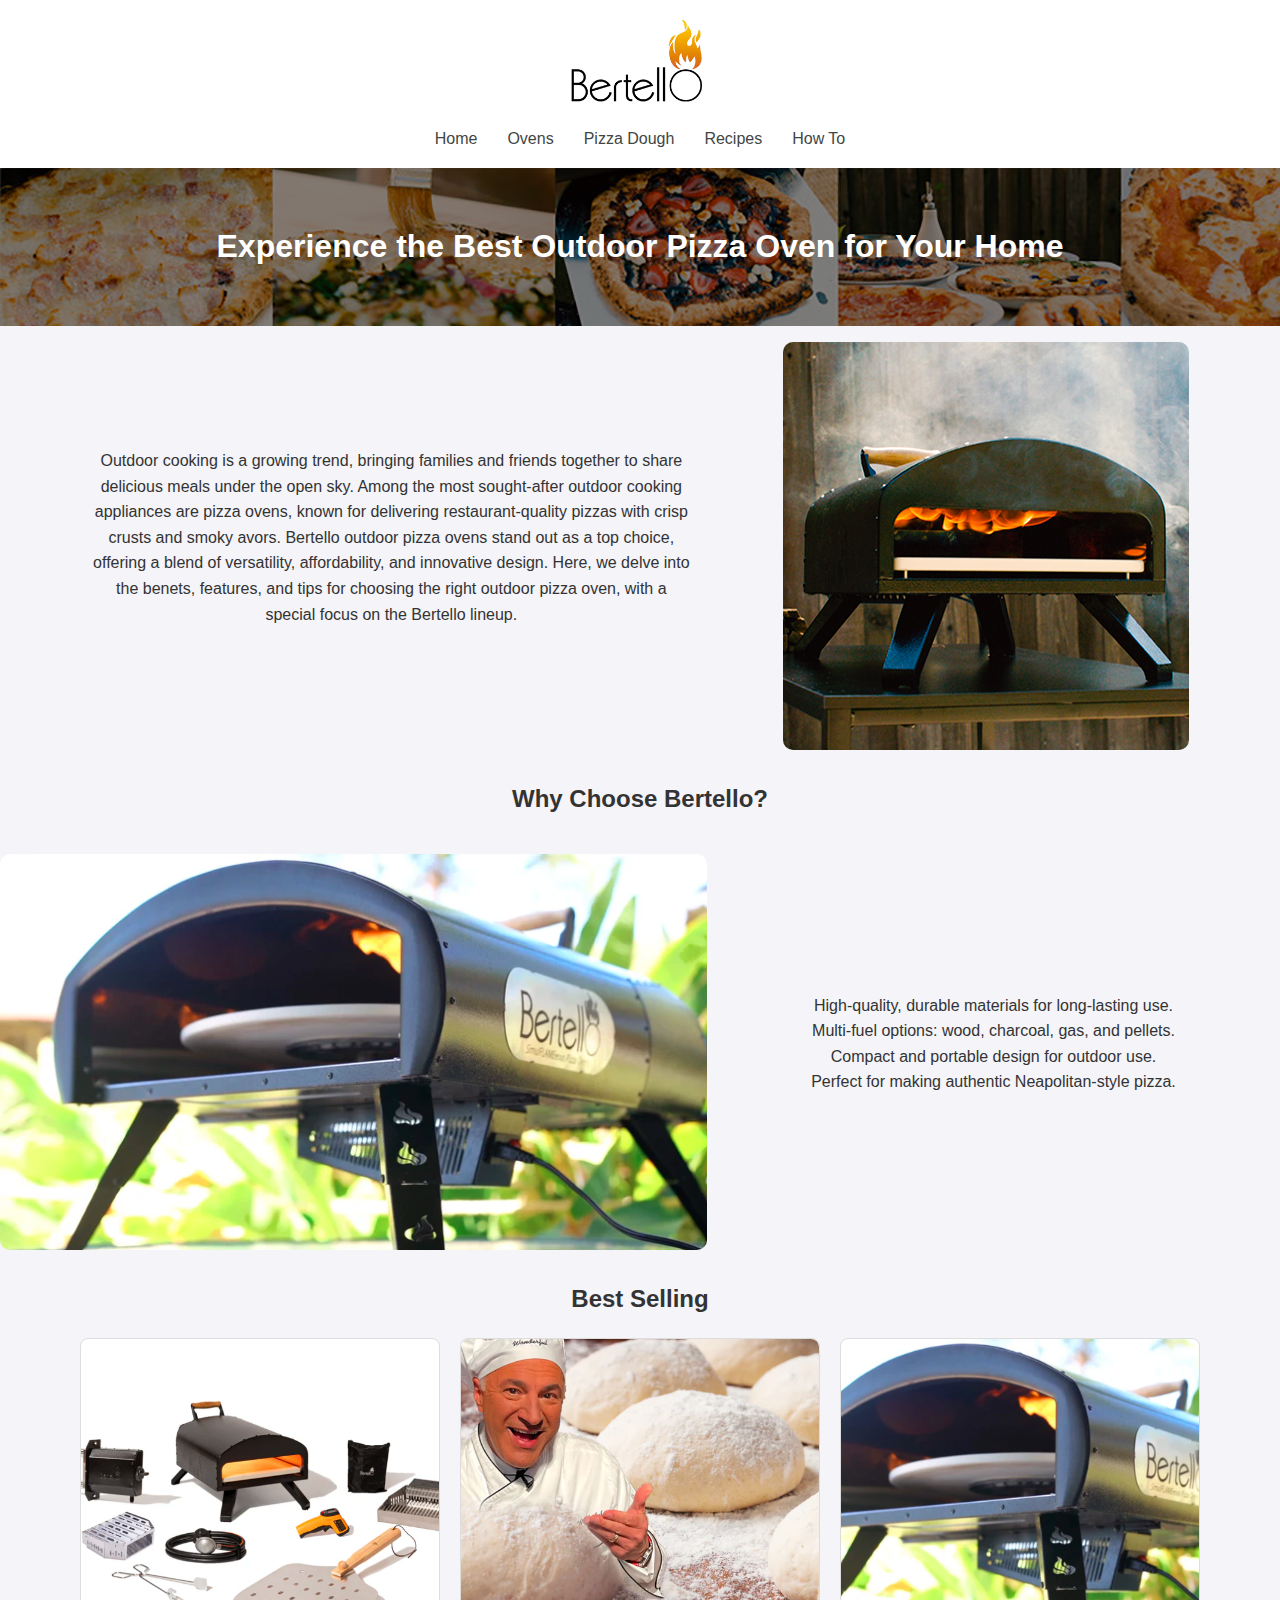
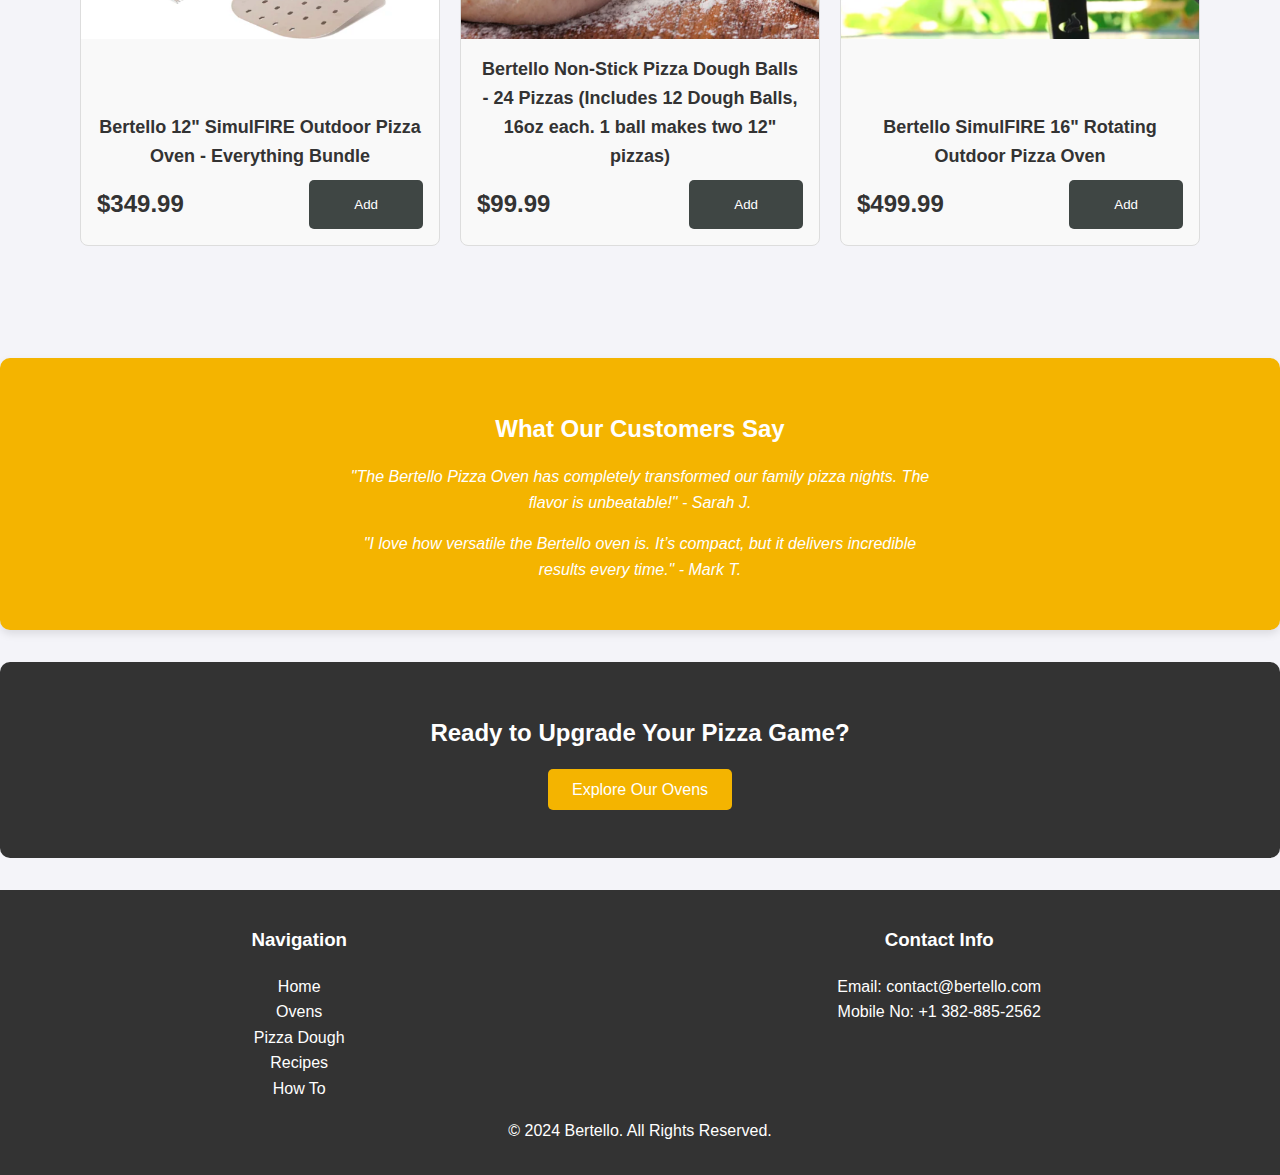
<file: index.html>
<!DOCTYPE html>
<html lang="en">

<head>
    <!-- Google tag (gtag.js) -->
    <script async src="https://www.googletagmanager.com/gtag/js?id=G-F22PMG5ZVZ"></script>
    <script>
        window.dataLayer = window.dataLayer || [];
        function gtag() { dataLayer.push(arguments); }
        gtag('js', new Date());

        gtag('config', 'G-F22PMG5ZVZ');
    </script>
    <meta charset="UTF-8">
    <meta name="viewport" content="width=device-width, initial-scale=1.0">
    <title>Outdoor Pizza Ovens for Home | Bertello - Affordable & Versatile</title>
    <meta name="description"
        content="Discover the best outdoor pizza ovens by Bertello. Compact, affordable, and versatile multi-fuel ovens for delicious pizzas at home. Perfect for backyard gatherings!">
    <meta name="keywords"
        content="outdoor pizza oven, home pizza oven, best outdoor pizza oven for home, where to buy Bertello pizza oven, affordable portable pizza oven, multi-fuel pizza ovens for sale, compact pizza ovens for small spaces, wood-fired oven for backyard, outdoor pizza oven reviews">
    <meta name="author" content="Bertello">
    <link rel="stylesheet" href="styles.css">
</head>

<body>
    <header>
        <div class="container">
            <a href="index.html"><img class="logo" src="images/logo.png" alt="Bertello Pizza Logo"></a>
            <nav>
                <ul>
                    <li><a href="index.html">Home</a></li>
                    <li><a href="ovens.html">Ovens</a></li>
                    <li><a href="pizza_dough.html">Pizza Dough</a></li>
                    <li><a href="recipes.html">Recipes</a></li>
                    <li><a href="how_to.html">How To</a></li>
                </ul>
            </nav>
        </div>
    </header>
    <main>
        <section class="banner">
            <h1>Experience the Best Outdoor Pizza Oven for Your Home</h1>
        </section>
        <section class="intro">
            <p>Outdoor cooking is a growing trend, bringing families and friends together to share
                delicious meals under the open sky. Among the most sought-after outdoor cooking
                appliances are pizza ovens, known for delivering restaurant-quality pizzas with crisp
                crusts and smoky avors. Bertello outdoor pizza ovens stand out as a top choice,
                offering a blend of versatility, affordability, and innovative design. Here, we delve into
                the benets, features, and tips for choosing the right outdoor pizza oven, with a special
                focus on the Bertello lineup.</p>
            <img src="images/bertello_oven.png" alt="Bertello Pizza Oven">
        </section>
        <h2>Why Choose Bertello?</h2>
        <section class="intro">
            <img src="images/Bertello SimulFIRE 16 Rotating Outdoor Pizza Oven.png" alt="Bertello Pizza Oven">
            <p>
                High-quality, durable materials for long-lasting use. <br>
                Multi-fuel options: wood, charcoal, gas, and pellets. <br>
                Compact and portable design for outdoor use. <br>
                Perfect for making authentic Neapolitan-style pizza.
            </p>
        </section>
        <h2>Best Selling</h2>
        <section class="product-grid">
            <div class="product-card">
                <img src="./images/Bertello 12 SimulFIRE Outdoor Pizza Oven - Black.png"
                    alt="Bertello 12 SimulFIRE Outdoor Pizza Oven - Black">
                <div class="product-card-desc">
                    <h3>Bertello 12" SimulFIRE Outdoor Pizza Oven - Everything Bundle</h3>
                    <div class="price-box">
                        <p class="price">$349.99</p>
                        <button>Add</button>
                    </div>
                </div>
            </div>
            <div class="product-card">
                <img src="./images/Bertello Non-Stick Pizza Dough Balls.png"
                    alt="Bertello Non-Stick Pizza Dough Balls - 24 Pizzas (Includes 12 Dough Balls, 16oz each. 1 ball makes two 12 inch pizzas)">
                <div class="product-card-desc">
                    <h3>Bertello Non-Stick Pizza Dough Balls - 24 Pizzas (Includes 12 Dough Balls, 16oz each. 1 ball
                        makes two 12" pizzas)</h3>
                    <div class="price-box">
                        <p class="price">$99.99</p>
                        <button>Add</button>
                    </div>
                </div>
            </div>
            <div class="product-card">
                <img src="./images/Bertello SimulFIRE 16 Rotating Outdoor Pizza Oven.png"
                    alt="Bertello SimulFIRE 16 Rotating Outdoor Pizza Oven">
                <div class="product-card-desc">
                    <h3>Bertello SimulFIRE 16" Rotating Outdoor Pizza Oven</h3>
                    <div class="price-box">
                        <p class="price">$499.99</p>
                        <button>Add</button>
                    </div>
                </div>
            </div>
        </section>
        <section class="testimonials">
            <h2>What Our Customers Say</h2>
            <blockquote>
                "The Bertello Pizza Oven has completely transformed our family pizza nights. The flavor is unbeatable!"
                - Sarah J.
            </blockquote>
            <blockquote>
                "I love how versatile the Bertello oven is. It’s compact, but it delivers incredible results every
                time." - Mark T.
            </blockquote>
        </section>
        <section class="cta">
            <h2>Ready to Upgrade Your Pizza Game?</h2>
            <p><a href="ovens.html" class="btn">Explore Our Ovens</a></p>
        </section>
    </main>
    <footer>
        <div class="footer-content">
            <div>
                <h3>Navigation</h3>
                <nav>
                    <ul>
                        <li><a href="index.html">Home</a></li>
                        <li><a href="ovens.html">Ovens</a></li>
                        <li><a href="pizza_dough.html">Pizza Dough</a></li>
                        <li><a href="recipes.html">Recipes</a></li>
                        <li><a href="how_to.html">How To</a></li>
                    </ul>
                </nav>
            </div>
            <div class="contact">
                <h3>Contact Info</h3>
                <span>Email: contact@bertello.com</span>
                <span>Mobile No: +1 382-885-2562</span>
            </div>
        </div>
        <p>&copy; 2024 Bertello. All Rights Reserved.</p>
    </footer>
</body>

</html>
</file>
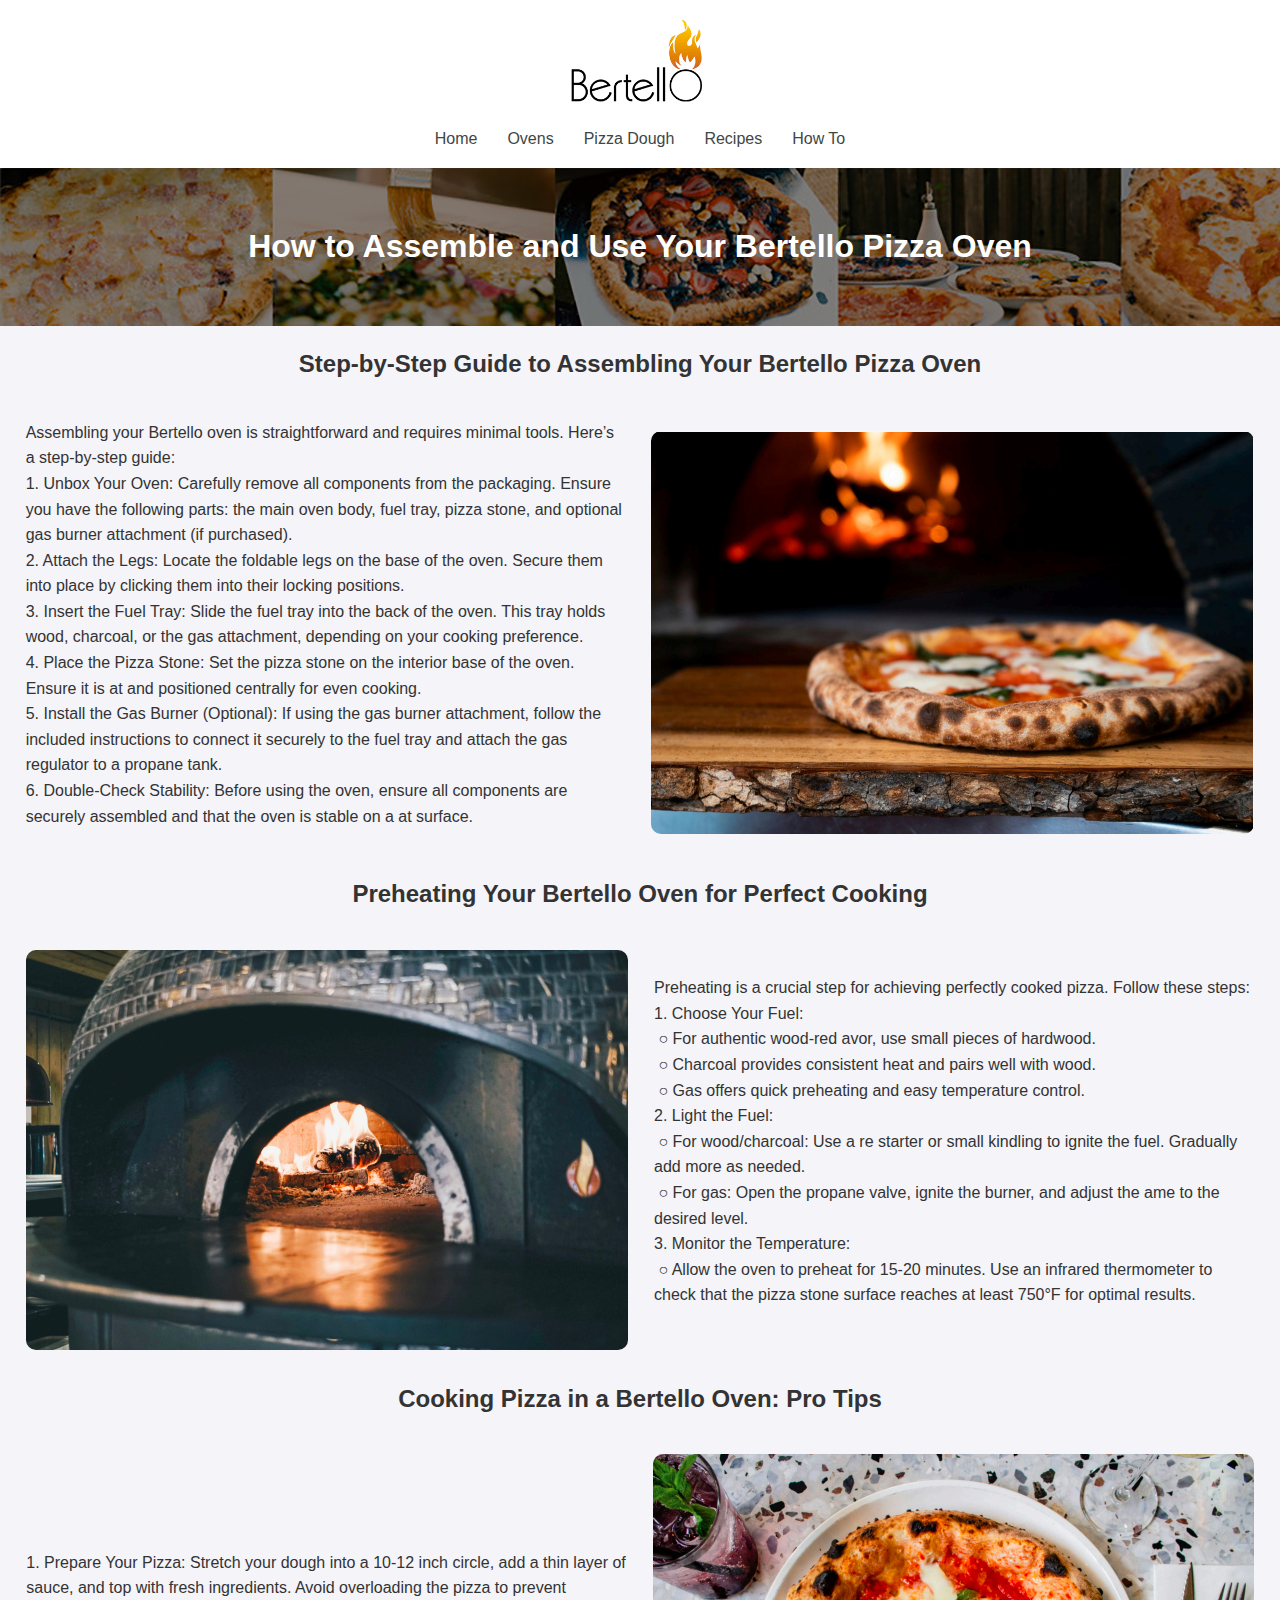
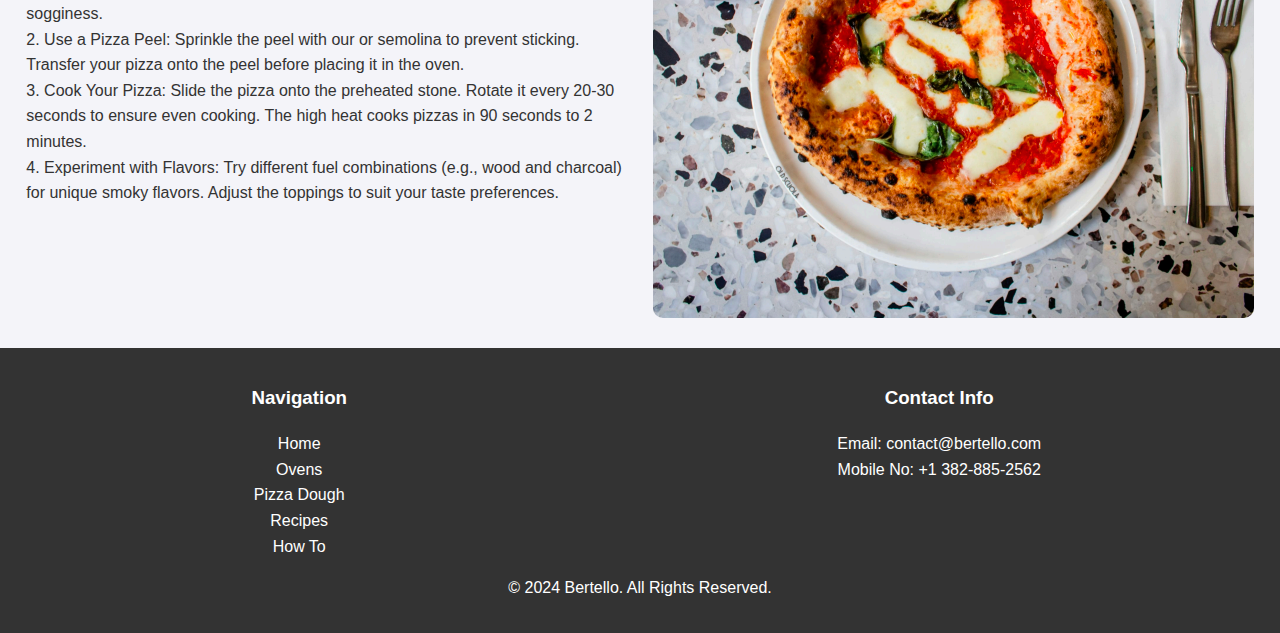
<file: how_to.html>
<!DOCTYPE html>
<html lang="en">

<head>
    <!-- Google tag (gtag.js) -->
    <script async src="https://www.googletagmanager.com/gtag/js?id=G-F22PMG5ZVZ"></script>
    <script>
        window.dataLayer = window.dataLayer || [];
        function gtag() { dataLayer.push(arguments); }
        gtag('js', new Date());

        gtag('config', 'G-F22PMG5ZVZ');
    </script>
    <meta charset="UTF-8">
    <meta name="viewport" content="width=device-width, initial-scale=1.0">
    <title>How to Use Bertello Pizza Ovens: Assembly and Cooking Guide</title>
    <meta name="description"
        content="Learn how to assemble, preheat, and cook with your Bertello pizza oven. Step-by-step instructions for perfect pizzas and pro tips for versatile cooking.">
    <meta name="keywords"
        content="how to use Bertello pizza oven, Bertello pizza oven assembly, Bertello pizza oven guide, cooking with Bertello pizza oven, step-by-step guide to using a Bertello pizza oven, outdoor pizza oven assembly instructions, preheating a Bertello pizza oven, portable pizza oven setup, backyard pizza oven usage">
    <meta name="author" content="Bertello">
    <link rel="stylesheet" href="styles.css">
</head>

<body>
    <header>
        <div class="container">
            <a href="index.html"><img class="logo" src="images/logo.png" alt="Bertello Pizza Logo"></a>
            <nav>
                <ul>
                    <li><a href="index.html">Home</a></li>
                    <li><a href="ovens.html">Ovens</a></li>
                    <li><a href="pizza_dough.html">Pizza Dough</a></li>
                    <li><a href="recipes.html">Recipes</a></li>
                    <li><a href="how_to.html">How To</a></li>
                </ul>
            </nav>
        </div>
    </header>
    <main>
        <section class="banner">
            <h1>How to Assemble and Use Your Bertello Pizza Oven</h1>
        </section>
        <h2>Step-by-Step Guide to Assembling Your Bertello Pizza Oven</h2>
        <section class="intro">
            <p class="howto">
                Assembling your Bertello oven is straightforward and requires minimal tools. Here’s a step-by-step
                guide: <br>
                1. Unbox Your Oven: Carefully remove all components from the packaging. Ensure you have the following
                parts: the main oven body, fuel tray, pizza stone, and optional gas burner attachment (if purchased).
                <br>
                2. Attach the Legs: Locate the foldable legs on the base of the oven. Secure them into place by clicking
                them into their locking positions. <br>
                3. Insert the Fuel Tray: Slide the fuel tray into the back of the oven. This tray holds wood, charcoal,
                or the gas attachment, depending on your cooking preference. <br>
                4. Place the Pizza Stone: Set the pizza stone on the interior base of the oven. Ensure it is at and
                positioned centrally for even cooking. <br>
                5. Install the Gas Burner (Optional): If using the gas burner attachment, follow the included
                instructions to connect it securely to the fuel tray and attach the gas regulator to a propane tank.
                <br>
                6. Double-Check Stability: Before using the oven, ensure all components are securely assembled and that
                the oven is stable on a at surface. <br>
            </p>
            <img src="images/assemble.png" alt="Assembling the oven">
        </section>
        <h2>Preheating Your Bertello Oven for Perfect Cooking</h2>
        <section class="intro">
            <img src="images/howto.png" alt="Preheating the oven for perfect pizza">
            <p class="howto">
                Preheating is a crucial step for achieving perfectly cooked pizza. Follow these steps:
                1. Choose Your Fuel: <br>
                &nbsp;○ For authentic wood-red avor, use small pieces of hardwood. <br>
                &nbsp;○ Charcoal provides consistent heat and pairs well with wood. <br>
                &nbsp;○ Gas offers quick preheating and easy temperature control. <br>
                2. Light the Fuel: <br>
                &nbsp;○ For wood/charcoal: Use a re starter or small kindling to ignite the fuel. Gradually add more as
                needed. <br>
                &nbsp;○ For gas: Open the propane valve, ignite the burner, and adjust the ame to the desired level.
                <br>
                3. Monitor the Temperature: <br>
                &nbsp;○ Allow the oven to preheat for 15-20 minutes. Use an infrared thermometer to check that the pizza
                stone surface reaches at least 750°F for optimal results. <br>
            </p>
        </section>
        <h2>Cooking Pizza in a Bertello Oven: Pro Tips</h2>
        <section class="intro">
            <p class="howto">
                1. Prepare Your Pizza: Stretch your dough into a 10-12 inch circle, add a thin layer of sauce, and top
                with fresh ingredients. Avoid overloading the pizza to prevent sogginess. <br>
                2. Use a Pizza Peel: Sprinkle the peel with our or semolina to prevent sticking. Transfer your pizza
                onto the peel before placing it in the oven. <br>
                3. Cook Your Pizza: Slide the pizza onto the preheated stone. Rotate it every 20-30 seconds to ensure
                even cooking. The high heat cooks pizzas in 90 seconds to 2 minutes. <br>
                4. Experiment with Flavors: Try different fuel combinations (e.g., wood and charcoal) for unique smoky
                flavors. Adjust the toppings to suit your taste preferences. <br>
            </p>
            <img src="images/preheat.png" alt="Pizza cooking tips images">
        </section>
    </main>
    <footer>
        <div class="footer-content">
            <div>
                <h3>Navigation</h3>
                <nav>
                    <ul>
                        <li><a href="index.html">Home</a></li>
                        <li><a href="ovens.html">Ovens</a></li>
                        <li><a href="pizza_dough.html">Pizza Dough</a></li>
                        <li><a href="recipes.html">Recipes</a></li>
                        <li><a href="how_to.html">How To</a></li>
                    </ul>
                </nav>
            </div>
            <div class="contact">
                <h3>Contact Info</h3>
                <span>Email: contact@bertello.com</span>
                <span>Mobile No: +1 382-885-2562</span>
            </div>
        </div>
        <p>&copy; 2024 Bertello. All Rights Reserved.</p>
    </footer>
</body>

</html>
</file>
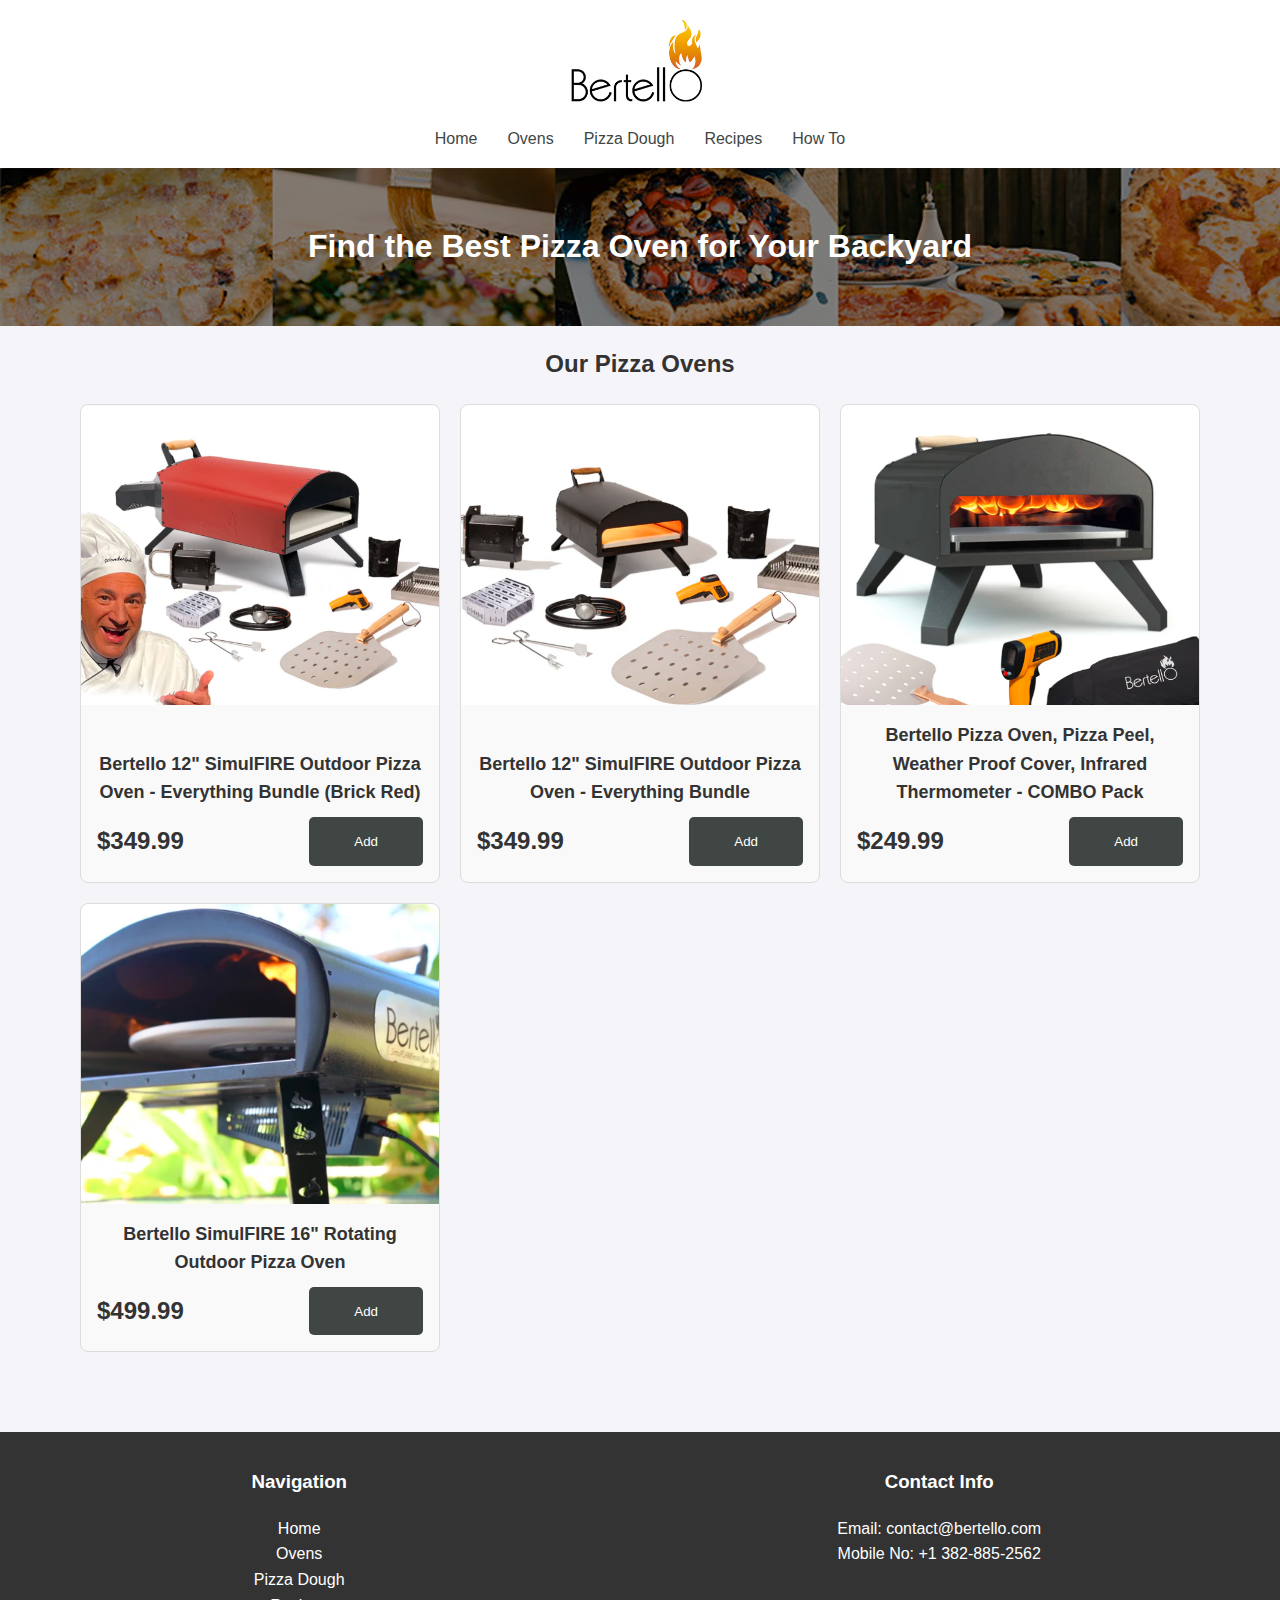
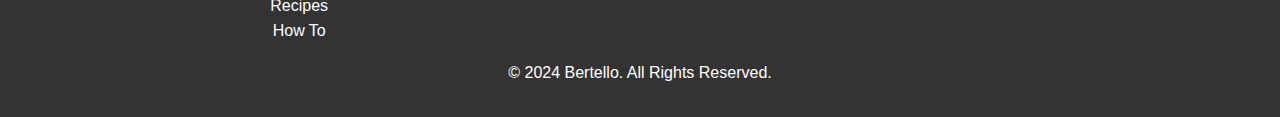
<file: ovens.html>
<!DOCTYPE html>
<html lang="en">
<head>
    <!-- Google tag (gtag.js) -->
    <script async src="https://www.googletagmanager.com/gtag/js?id=G-F22PMG5ZVZ"></script>
    <script>
        window.dataLayer = window.dataLayer || [];
        function gtag() { dataLayer.push(arguments); }
        gtag('js', new Date());

        gtag('config', 'G-F22PMG5ZVZ');
    </script>
    <meta charset="UTF-8">
    <meta name="viewport" content="width=device-width, initial-scale=1.0">
    <title>Portable and High-Performance Pizza Ovens | Bertello</title>
    <meta name="description" content="Shop Bertello's portable pizza ovens. High-temperature, dual-fuel options perfect for backyard cooking. Compact design for convenient use.">
    <meta name="keywords" content="portable pizza ovens, high-temperature outdoor ovens, gas and wood combination pizza oven, best pizza ovens for backyard cooking, dual-fuel pizza ovens for home use, affordable pizza oven with gas and wood options, compact outdoor pizza oven, Bertello pizza ovens reviews, top-rated home pizza ovens">
    <meta name="author" content="Bertello">
    <link rel="stylesheet" href="styles.css">
</head>
<body>
    <header>
        <div class="container">
            <a href="index.html"><img class="logo" src="images/logo.png" alt="Bertello Pizza Logo"></a>
            <nav>
                <ul>
                    <li><a href="index.html">Home</a></li>
                    <li><a href="ovens.html">Ovens</a></li>
                    <li><a href="pizza_dough.html">Pizza Dough</a></li>
                    <li><a href="recipes.html">Recipes</a></li>
                    <li><a href="how_to.html">How To</a></li>
                </ul>
            </nav>
        </div>
    </header>
    <main>
        <section class="banner">
            <h1>Find the Best Pizza Oven for Your Backyard</h1>
        </section>
        <h2>Our Pizza Ovens</h2>
        <section class="product-grid">
            <div class="product-card">
                <img src="./images/Bertello 12 SimulFIRE Outdoor Pizza Oven.png" alt="Bertello 12 SimulFIRE Outdoor Pizza Oven">
                <div class="product-card-desc">
                    <h3>Bertello 12" SimulFIRE Outdoor Pizza Oven - Everything Bundle (Brick Red)</h3>
                    <div class="price-box">
                        <p class="price">$349.99</p>
                        <button>Add</button>
                    </div>
                </div>
            </div>
            <div class="product-card">
                <img src="./images/Bertello 12 SimulFIRE Outdoor Pizza Oven - Black.png" alt="Bertello 12 SimulFIRE Outdoor Pizza Oven - Black">
                <div class="product-card-desc">
                    <h3>Bertello 12" SimulFIRE Outdoor Pizza Oven - Everything Bundle</h3>
                    <div class="price-box">
                        <p class="price">$349.99</p>
                        <button>Add</button>
                    </div>
                </div>
            </div>
            <div class="product-card">
                <img src="./images/Bertello Pizza Oven, Pizza Peel, Weather Proof Cover, Infrared Thermometer - COMBO Pack.png" alt="Bertello Pizza Oven, Pizza Peel, Weather Proof Cover, Infrared Thermometer - COMBO Pack">
                <div class="product-card-desc">
                    <h3>Bertello Pizza Oven, Pizza Peel, Weather Proof Cover, Infrared Thermometer - COMBO Pack</h3>
                    <div class="price-box">
                        <p class="price">$249.99</p>
                        <button>Add</button>
                    </div>
                </div>
            </div>
            <div class="product-card">
                <img src="./images/Bertello SimulFIRE 16 Rotating Outdoor Pizza Oven.png" alt="Bertello SimulFIRE 16 Rotating Outdoor Pizza Oven">
                <div class="product-card-desc">
                    <h3>Bertello SimulFIRE 16" Rotating Outdoor Pizza Oven</h3>
                    <div class="price-box">
                        <p class="price">$499.99</p>
                        <button>Add</button>
                    </div>
                </div>
            </div>
        </section>
    </main>
    <footer>
        <div class="footer-content">
            <div>
                <h3>Navigation</h3>
                <nav>
                    <ul>
                        <li><a href="index.html">Home</a></li>
                        <li><a href="ovens.html">Ovens</a></li>
                        <li><a href="pizza_dough.html">Pizza Dough</a></li>
                        <li><a href="recipes.html">Recipes</a></li>
                        <li><a href="how_to.html">How To</a></li>
                    </ul>
                </nav>
            </div>
            <div class="contact">
                <h3>Contact Info</h3>
                <span>Email: contact@bertello.com</span>
                <span>Mobile No: +1 382-885-2562</span>
            </div>
        </div>
        <p>&copy; 2024 Bertello. All Rights Reserved.</p>
    </footer>
</body>
</html>
</file>
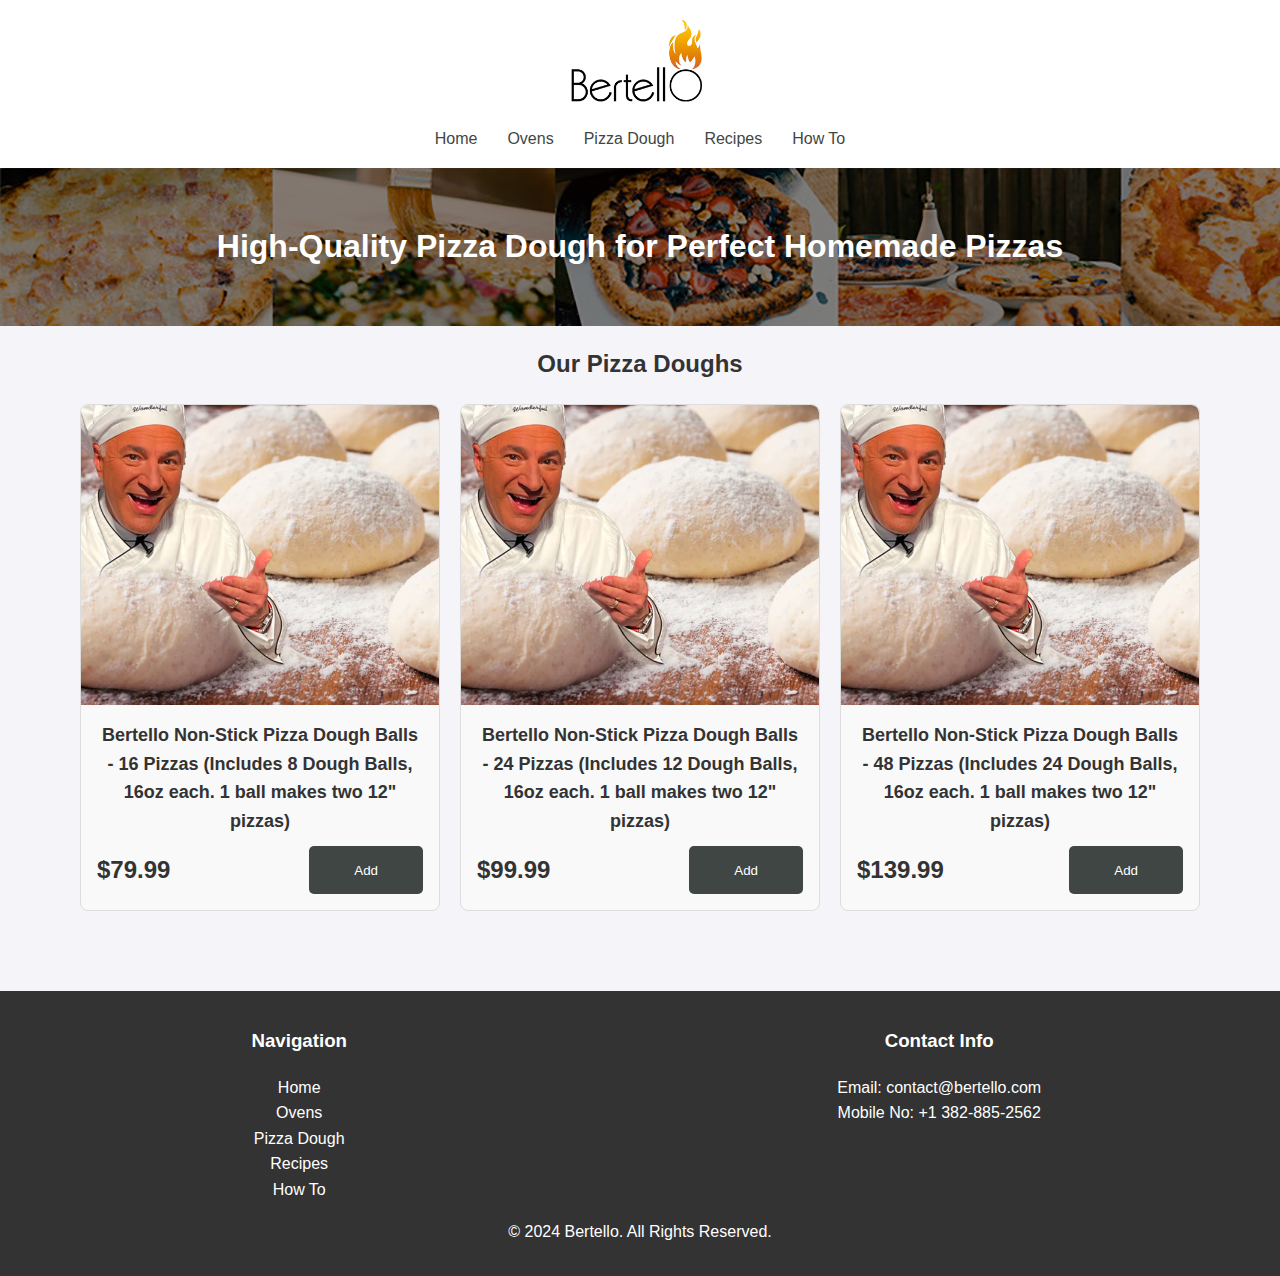
<file: pizza_dough.html>
<!DOCTYPE html>
<html lang="en">
<head>
    <!-- Google tag (gtag.js) -->
    <script async src="https://www.googletagmanager.com/gtag/js?id=G-F22PMG5ZVZ"></script>
    <script>
        window.dataLayer = window.dataLayer || [];
        function gtag() { dataLayer.push(arguments); }
        gtag('js', new Date());

        gtag('config', 'G-F22PMG5ZVZ');
    </script>
    <meta charset="UTF-8">
    <meta name="viewport" content="width=device-width, initial-scale=1.0">
    <title>Premium Pizza Dough for Outdoor Ovens | Bertello</title>
    <meta name="description" content="Get high-quality pizza dough for wood-fired ovens from Bertello. Perfect for making authentic Neapolitan pizzas at home. Shop now!">
    <meta name="keywords" content="pizza dough, Bertello pizza dough, best pizza dough for outdoor ovens, frozen pizza dough delivery, authentic pizza dough for wood-fired ovens, ready-to-bake pizza dough for home, high-quality pizza dough for sale, pizza dough for Neapolitan pizza, easy-to-use pizza dough for beginners">
    <meta name="author" content="Bertello">
    <link rel="stylesheet" href="styles.css">
</head>
<body>
    <header>
        <div class="container">
            <a href="index.html"><img class="logo" src="images/logo.png" alt="Bertello Pizza Logo"></a>
            <nav>
                <ul>
                    <li><a href="index.html">Home</a></li>
                    <li><a href="ovens.html">Ovens</a></li>
                    <li><a href="pizza_dough.html">Pizza Dough</a></li>
                    <li><a href="recipes.html">Recipes</a></li>
                    <li><a href="how_to.html">How To</a></li>
                </ul>
            </nav>
        </div>
    </header>
    <main>
        <section class="banner">
            <h1>High-Quality Pizza Dough for Perfect Homemade Pizzas</h1>
        </section>
        <h2>Our Pizza Doughs</h2>
        <section class="product-grid">
            <div class="product-card">
                <img src="./images/Bertello Non-Stick Pizza Dough Balls.png" alt="Bertello Non-Stick Pizza Dough Balls - 16 Pizzas (Includes 8 Dough Balls, 16oz each. 1 ball makes two 12 pizzas)">
                <div class="product-card-desc">
                    <h3>Bertello Non-Stick Pizza Dough Balls - 16 Pizzas (Includes 8 Dough Balls, 16oz each. 1 ball makes two 12" pizzas)</h3>
                    <div class="price-box">
                        <p class="price">$79.99</p>
                        <button>Add</button>
                    </div>
                </div>
            </div>
            <div class="product-card">
                <img src="./images/Bertello Non-Stick Pizza Dough Balls.png" alt="Bertello Non-Stick Pizza Dough Balls - 24 Pizzas (Includes 12 Dough Balls, 16oz each. 1 ball makes two 12 inch pizzas)">
                <div class="product-card-desc">
                    <h3>Bertello Non-Stick Pizza Dough Balls - 24 Pizzas (Includes 12 Dough Balls, 16oz each. 1 ball makes two 12" pizzas)</h3>
                    <div class="price-box">
                        <p class="price">$99.99</p>
                        <button>Add</button>
                    </div>
                </div>
            </div>
            <div class="product-card">
                <img src="./images/Bertello Non-Stick Pizza Dough Balls.png" alt="Bertello Non-Stick Pizza Dough Balls - 16 Pizzas (Includes 8 Dough Balls, 16oz each. 1 ball makes two 12" pizzas)">
                <div class="product-card-desc">
                    <h3>Bertello Non-Stick Pizza Dough Balls - 48 Pizzas (Includes 24 Dough Balls, 16oz each. 1 ball makes two 12" pizzas)</h3>
                    <div class="price-box">
                        <p class="price">$139.99</p>
                        <button>Add</button>
                    </div>
                </div>
            </div>
        </section>
    </main>
    <footer>
        <div class="footer-content">
            <div>
                <h3>Navigation</h3>
                <nav>
                    <ul>
                        <li><a href="index.html">Home</a></li>
                        <li><a href="ovens.html">Ovens</a></li>
                        <li><a href="pizza_dough.html">Pizza Dough</a></li>
                        <li><a href="recipes.html">Recipes</a></li>
                        <li><a href="how_to.html">How To</a></li>
                    </ul>
                </nav>
            </div>
            <div class="contact">
                <h3>Contact Info</h3>
                <span>Email: contact@bertello.com</span>
                <span>Mobile No: +1 382-885-2562</span>
            </div>
        </div>
        <p>&copy; 2024 Bertello. All Rights Reserved.</p>
    </footer>
</body>
</html>
</file>
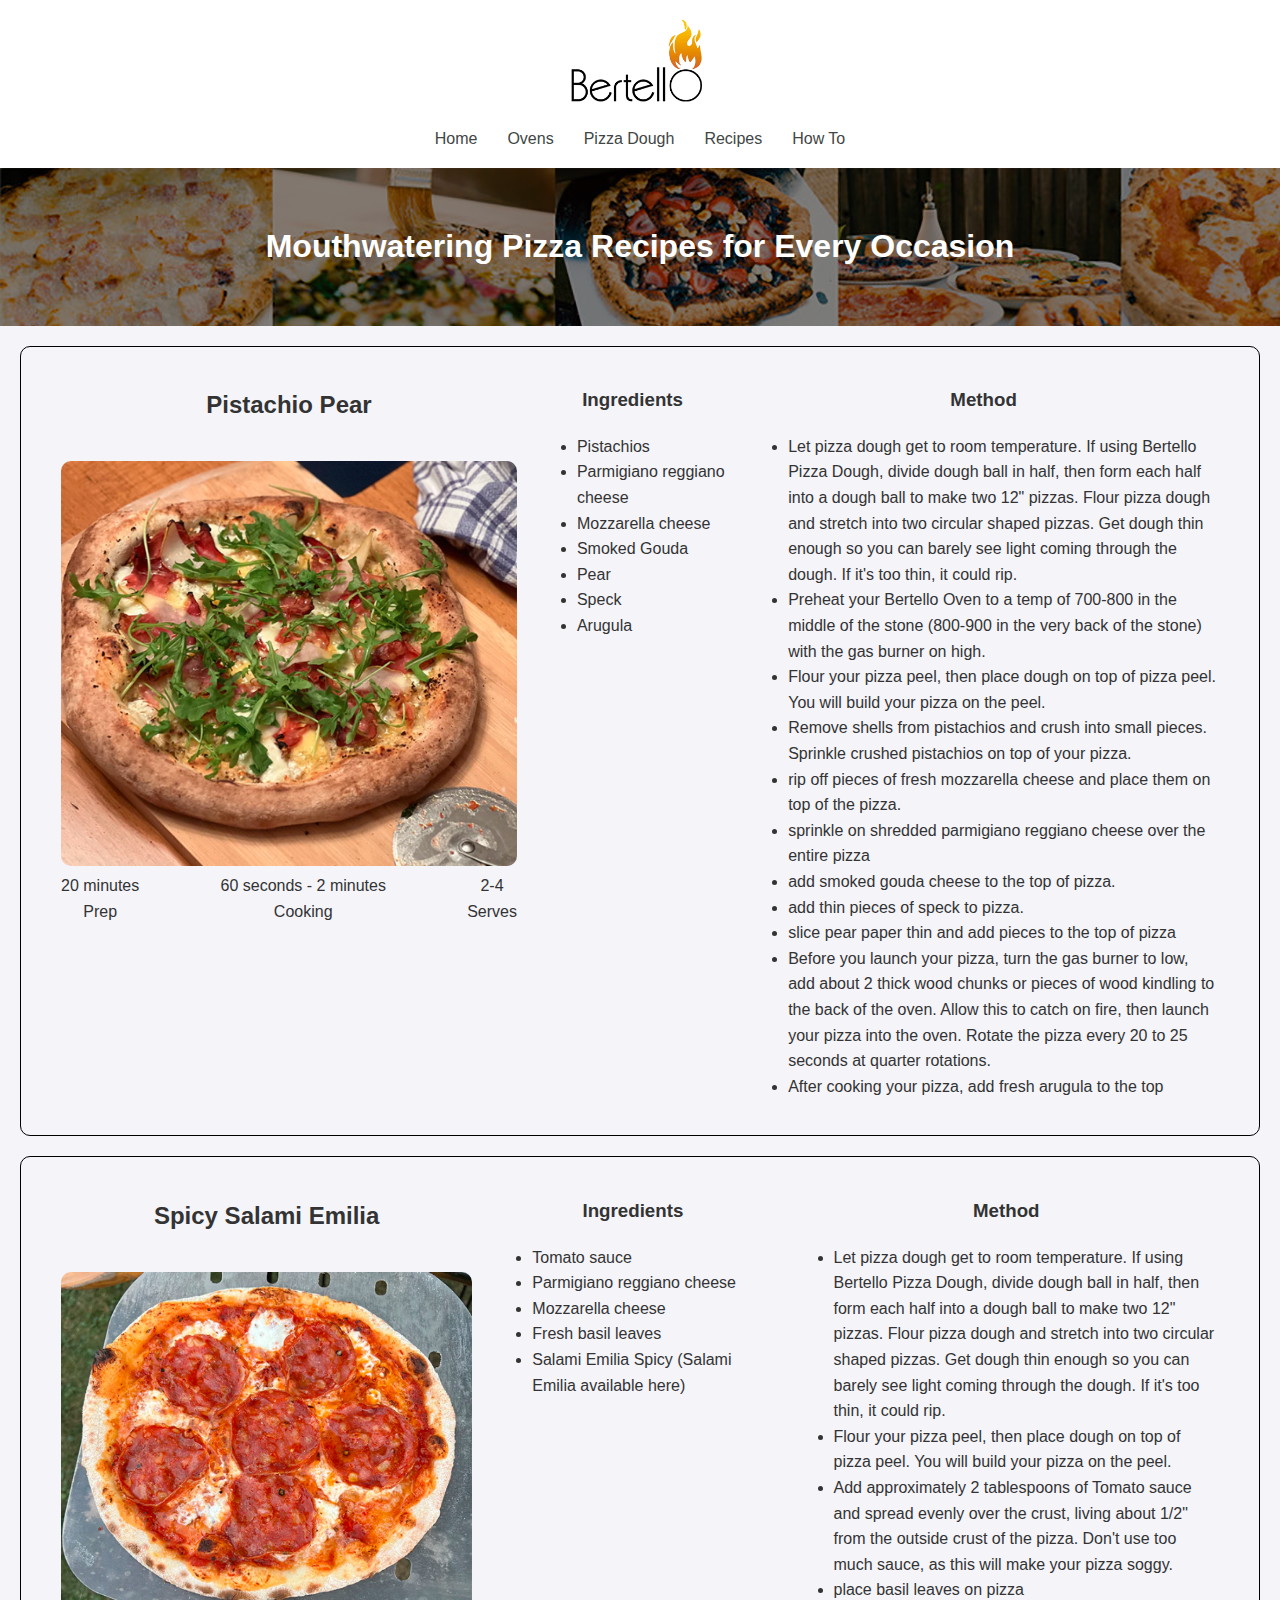
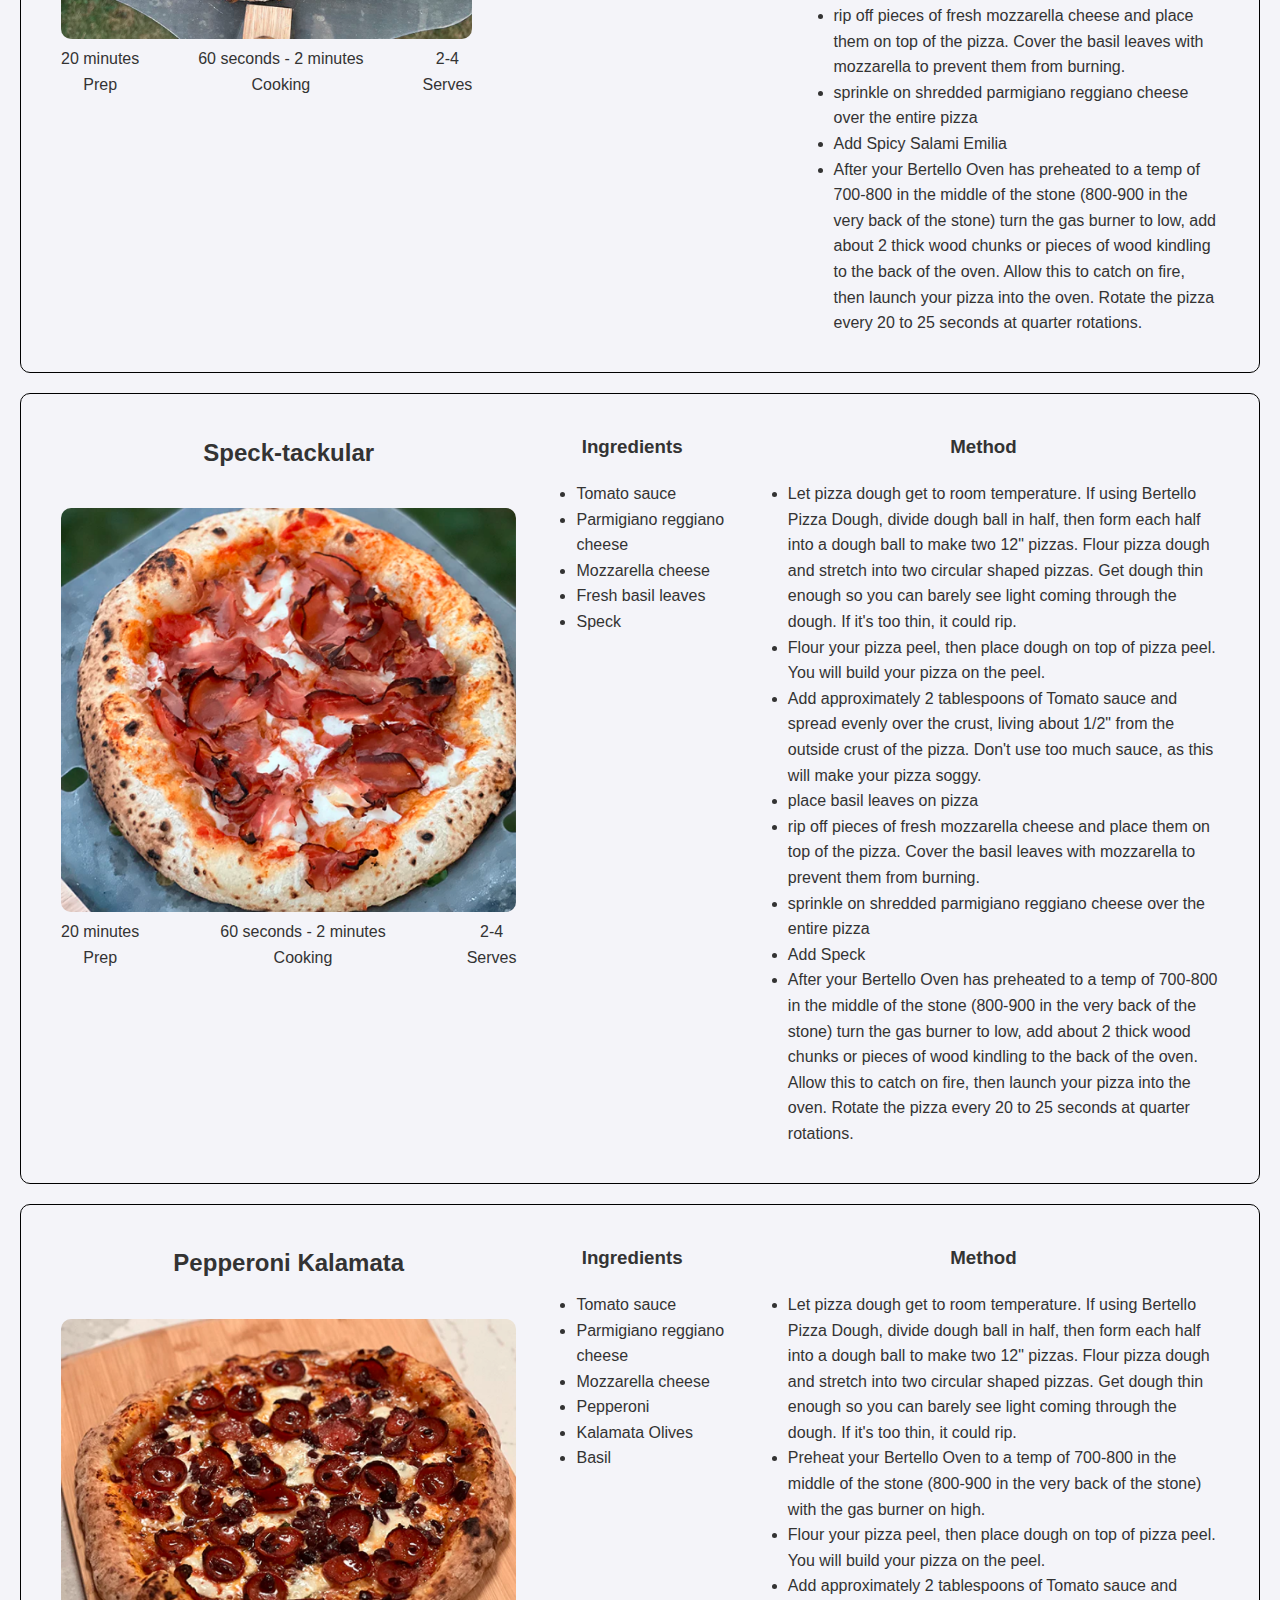
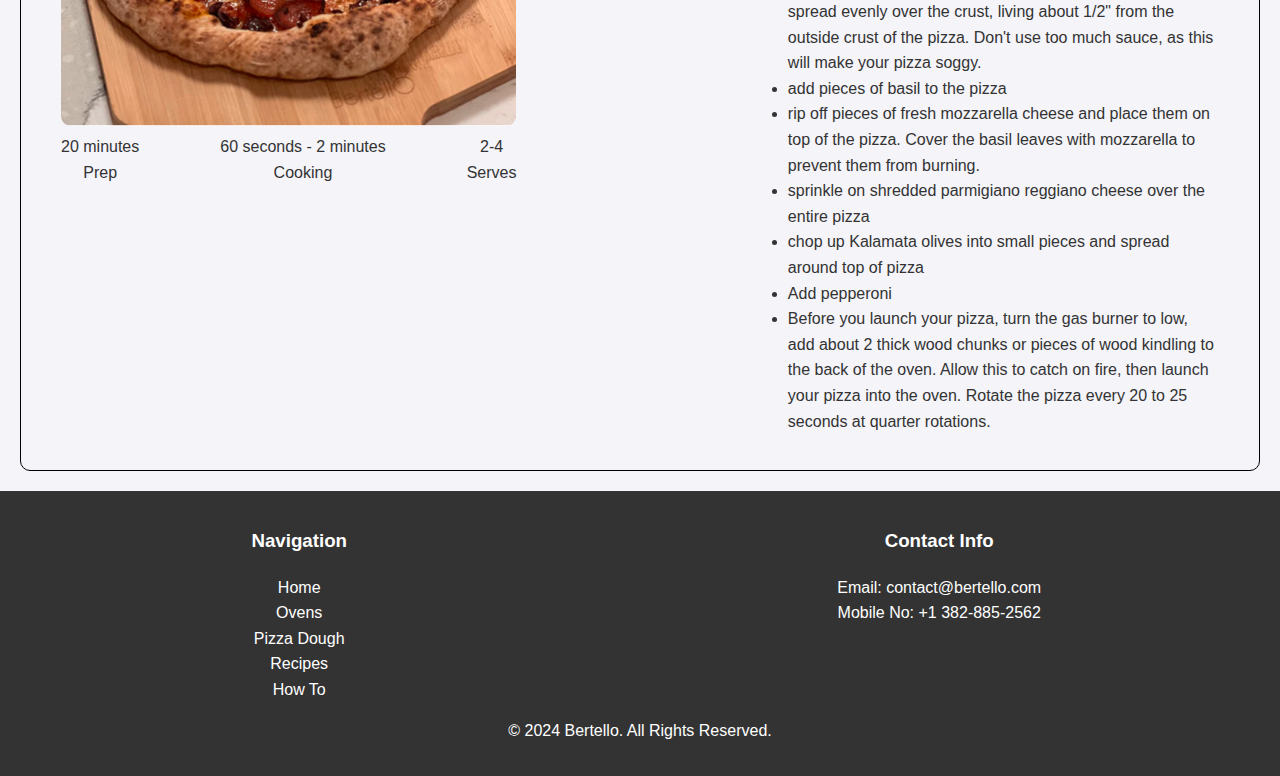
<file: recipes.html>
<!DOCTYPE html>
<html lang="en">
<head>
    <!-- Google tag (gtag.js) -->
    <script async src="https://www.googletagmanager.com/gtag/js?id=G-F22PMG5ZVZ"></script>
    <script>
        window.dataLayer = window.dataLayer || [];
        function gtag() { dataLayer.push(arguments); }
        gtag('js', new Date());

        gtag('config', 'G-F22PMG5ZVZ');
    </script>
    <meta charset="UTF-8">
    <meta name="viewport" content="width=device-width, initial-scale=1.0">
    <title>Delicious Pizza Recipes for Outdoor Ovens | Bertello</title>
    <meta name="description" content="Explore easy wood-fired pizza recipes with Bertello ovens. From authentic Italian classics to creative topping ideas, it is perfect for every pizza lover.">
    <meta name="keywords" content="pizza recipes, cooking tips, outdoor pizza oven recipes, easy wood-fired pizza recipes, best pizza recipes for beginners, creative toppings for homemade pizza, Neapolitan-style pizza at home, authentic Italian pizza recipes, quick and simple pizza recipes, pizza recipes for propane ovens">
    <meta name="author" content="Bertello">
    <link rel="stylesheet" href="styles.css">
</head>
<body>
    <header>
        <div class="container">
            <a href="index.html"><img class="logo" src="images/logo.png" alt="Bertello Pizza Logo"></a>
            <nav>
                <ul>
                    <li><a href="index.html">Home</a></li>
                    <li><a href="ovens.html">Ovens</a></li>
                    <li><a href="pizza_dough.html">Pizza Dough</a></li>
                    <li><a href="recipes.html">Recipes</a></li>
                    <li><a href="how_to.html">How To</a></li>
                </ul>
            </nav>
        </div>
    </header>
    <main>
        <section class="banner">
            <h1>Mouthwatering Pizza Recipes for Every Occasion</h1>
        </section>
        <section>
            <div class="recipe-card">
                <div class="recipe-short">
                    <h2>Pistachio Pear</h2>
                    <img src="./images/recipes/Pistachio Pear.png" alt="Pistachio Pear - recipe image">
                    <div class="recipe-info">
                        <span>20 minutes<br>Prep</span>
                        <span>60 seconds - 2 minutes<br>Cooking</span>
                        <span>2-4<br>Serves</span>
                    </div>
                </div>
                <div class="recipe-ingredients">
                    <h3>Ingredients</h3>
                    <ul>
                       <li>Pistachios</li>
                       <li>Parmigiano reggiano cheese</li>
                       <li>Mozzarella cheese</li>
                       <li>Smoked Gouda</li>
                       <li>Pear</li>
                       <li>Speck</li>
                       <li>Arugula</li>
                    </ul>
                </div>
                <div class="recipe-method">
                    <h3>Method</h3>
                    <ul>
                       <li>Let pizza dough get to room temperature. If using Bertello Pizza Dough, divide dough ball in half, then form each half into a dough ball to make two 12" pizzas. Flour pizza dough and stretch into two circular shaped pizzas. Get dough thin enough so you can barely see light coming through the dough. If it's too thin, it could rip.</li>
                       <li>Preheat your Bertello Oven to a temp of 700-800 in the middle of the stone (800-900 in the very back of the stone) with the gas burner on high.</li>
                       <li>Flour your pizza peel, then place dough on top of pizza peel. You will build your pizza on the peel.</li>
                       <li>Remove shells from pistachios and crush into small pieces. Sprinkle crushed pistachios on top of your pizza.</li>
                       <li>rip off pieces of fresh mozzarella cheese and place them on top of the pizza.</li>
                       <li>sprinkle on shredded parmigiano reggiano cheese over the entire pizza</li>
                       <li>add smoked gouda cheese to the top of pizza.</li>
                       <li>add thin pieces of speck to pizza.</li>
                       <li>slice pear paper thin and add pieces to the top of pizza</li>
                       <li>Before you launch your pizza, turn the gas burner to low, add about 2 thick wood chunks or pieces of wood kindling to the back of the oven. Allow this to catch on fire, then launch your pizza into the oven. Rotate the pizza every 20 to 25 seconds at quarter rotations.</li>
                       <li>After cooking your pizza, add fresh arugula to the top</li>
                    </ul>
                </div>
            </div>
            <div class="recipe-card">
                <div class="recipe-short">
                    <h2>Spicy Salami Emilia</h2>
                    <img src="./images/recipes/Spicy Salami Emilia.png" alt="Spicy Salami Emilia - recipe image">
                    <div class="recipe-info">
                        <span>20 minutes<br>Prep</span>
                        <span>60 seconds - 2 minutes<br>Cooking</span>
                        <span>2-4<br>Serves</span>
                    </div>
                </div>
                <div class="recipe-ingredients">
                    <h3>Ingredients</h3>
                    <ul>
                       <li>Tomato sauce</li>
                       <li>Parmigiano reggiano cheese</li>
                       <li>Mozzarella cheese</li>
                       <li>Fresh basil leaves</li>
                       <li>Salami Emilia Spicy (Salami Emilia available here)</li>
                    </ul>
                </div>
                <div class="recipe-method">
                    <h3>Method</h3>
                    <ul>
                       <li>Let pizza dough get to room temperature. If using Bertello Pizza Dough, divide dough ball in half, then form each half into a dough ball to make two 12" pizzas. Flour pizza dough and stretch into two circular shaped pizzas. Get dough thin enough so you can barely see light coming through the dough. If it's too thin, it could rip.</li>
                       <li>Flour your pizza peel, then place dough on top of pizza peel. You will build your pizza on the peel.</li>
                       <li>Add approximately 2 tablespoons of Tomato sauce and spread evenly over the crust, living about 1/2" from the outside crust of the pizza. Don't use too much sauce, as this will make your pizza soggy.</li>
                       <li>place basil leaves on pizza</li>
                       <li>rip off pieces of fresh mozzarella cheese and place them on top of the pizza. Cover the basil leaves with mozzarella to prevent them from burning.</li>
                       <li>sprinkle on shredded parmigiano reggiano cheese over the entire pizza</li>
                       <li>Add Spicy Salami Emilia</li>
                       <li>After your Bertello Oven has preheated to a temp of 700-800 in the middle of the stone (800-900 in the very back of the stone) turn the gas burner to low, add about 2 thick wood chunks or pieces of wood kindling to the back of the oven. Allow this to catch on fire, then launch your pizza into the oven. Rotate the pizza every 20 to 25 seconds at quarter rotations.</li>
                    </ul>
                </div>
            </div>
            <div class="recipe-card">
                <div class="recipe-short">
                    <h2>Speck-tackular</h2>
                    <img src="./images/recipes/Speck-tackular.png" alt="Speck-tackular - recipe image">
                    <div class="recipe-info">
                        <span>20 minutes<br>Prep</span>
                        <span>60 seconds - 2 minutes<br>Cooking</span>
                        <span>2-4<br>Serves</span>
                    </div>
                </div>
                <div class="recipe-ingredients">
                    <h3>Ingredients</h3>
                    <ul>
                       <li>Tomato sauce</li>
                       <li>Parmigiano reggiano cheese</li>
                       <li>Mozzarella cheese</li>
                       <li>Fresh basil leaves</li>
                       <li>Speck</li>
                    </ul>
                </div>
                <div class="recipe-method">
                    <h3>Method</h3>
                    <ul>
                       <li>Let pizza dough get to room temperature. If using Bertello Pizza Dough, divide dough ball in half, then form each half into a dough ball to make two 12" pizzas. Flour pizza dough and stretch into two circular shaped pizzas. Get dough thin enough so you can barely see light coming through the dough. If it's too thin, it could rip.</li>
                       <li>Flour your pizza peel, then place dough on top of pizza peel. You will build your pizza on the peel.</li>
                       <li>Add approximately 2 tablespoons of Tomato sauce and spread evenly over the crust, living about 1/2" from the outside crust of the pizza. Don't use too much sauce, as this will make your pizza soggy.</li>
                       <li>place basil leaves on pizza</li>
                       <li>rip off pieces of fresh mozzarella cheese and place them on top of the pizza. Cover the basil leaves with mozzarella to prevent them from burning.</li>
                       <li>sprinkle on shredded parmigiano reggiano cheese over the entire pizza</li>
                       <li>Add Speck</li>
                       <li>After your Bertello Oven has preheated to a temp of 700-800 in the middle of the stone (800-900 in the very back of the stone) turn the gas burner to low, add about 2 thick wood chunks or pieces of wood kindling to the back of the oven. Allow this to catch on fire, then launch your pizza into the oven. Rotate the pizza every 20 to 25 seconds at quarter rotations.</li>
                    </ul>
                </div>
            </div>
            <div class="recipe-card">
                <div class="recipe-short">
                    <h2>Pepperoni Kalamata</h2>
                    <img src="./images/recipes/Pepperoni Kalamata.png" alt="Pepperoni Kalamata - recipe image">
                    <div class="recipe-info">
                        <span>20 minutes<br>Prep</span>
                        <span>60 seconds - 2 minutes<br>Cooking</span>
                        <span>2-4<br>Serves</span>
                    </div>
                </div>
                <div class="recipe-ingredients">
                    <h3>Ingredients</h3>
                    <ul>
                       <li>Tomato sauce</li>
                       <li>Parmigiano reggiano cheese</li>
                       <li>Mozzarella cheese</li>
                       <li>Pepperoni</li>
                       <li>Kalamata Olives</li>
                       <li>Basil</li>
                    </ul>
                </div>
                <div class="recipe-method">
                    <h3>Method</h3>
                    <ul>
                       <li>Let pizza dough get to room temperature. If using Bertello Pizza Dough, divide dough ball in half, then form each half into a dough ball to make two 12" pizzas. Flour pizza dough and stretch into two circular shaped pizzas. Get dough thin enough so you can barely see light coming through the dough. If it's too thin, it could rip.</li>
                       <li>Preheat your Bertello Oven to a temp of 700-800 in the middle of the stone (800-900 in the very back of the stone) with the gas burner on high.</li>
                       <li>Flour your pizza peel, then place dough on top of pizza peel. You will build your pizza on the peel.</li>
                       <li>Add approximately 2 tablespoons of Tomato sauce and spread evenly over the crust, living about 1/2" from the outside crust of the pizza. Don't use too much sauce, as this will make your pizza soggy.</li>
                       <li>add pieces of basil to the pizza</li>
                       <li>rip off pieces of fresh mozzarella cheese and place them on top of the pizza. Cover the basil leaves with mozzarella to prevent them from burning.</li>
                       <li>sprinkle on shredded parmigiano reggiano cheese over the entire pizza</li>
                       <li>chop up Kalamata olives into small pieces and spread around top of pizza</li>
                       <li>Add pepperoni</li>
                       <li>Before you launch your pizza, turn the gas burner to low, add about 2 thick wood chunks or pieces of wood kindling to the back of the oven. Allow this to catch on fire, then launch your pizza into the oven. Rotate the pizza every 20 to 25 seconds at quarter rotations.</li>
                    </ul>
                </div>
            </div>
        </section>
    </main>
    <footer>
        <div class="footer-content">
            <div>
                <h3>Navigation</h3>
                <nav>
                    <ul>
                        <li><a href="index.html">Home</a></li>
                        <li><a href="ovens.html">Ovens</a></li>
                        <li><a href="pizza_dough.html">Pizza Dough</a></li>
                        <li><a href="recipes.html">Recipes</a></li>
                        <li><a href="how_to.html">How To</a></li>
                    </ul>
                </nav>
            </div>
            <div class="contact">
                <h3>Contact Info</h3>
                <span>Email: contact@bertello.com</span>
                <span>Mobile No: +1 382-885-2562</span>
            </div>
        </div>
        <p>&copy; 2024 Bertello. All Rights Reserved.</p>
    </footer>
</body>
</html>
</file>
<file: styles.css>
/* General Styles */
:root {
  --primary: #3F4644;
  --secondary: #FFFFFF;
  --tertiary: #DC7029;
}

body {
  font-family: Arial, sans-serif;
  margin: 0;
  padding: 0;
  line-height: 1.6;
  background-color: #f4f4f9;
  color: #333;
}

header {
  background: var(--secondary);
  color: var(--primary);
  padding: 1rem 0;
  text-align: center;
}

header h1 {
  margin: 0;
  font-size: 2rem;
}

nav ul {
  list-style: none;
  padding: 0;
  display: flex;
  justify-content: center;
  margin: 1rem 0 0;
}

nav ul li {
  margin: 0 15px;
}

nav ul li a {
  text-decoration: none;
  color: var(--primary);
  font-size: 1rem;
  transition: color 0.3s;
}

nav ul li a:hover {
  color: var(--tertiary);
}

.logo {
  width: 150px;
}

.container {
  max-width: 1200px;
  margin: auto;
  padding: 0 20px;
}

main {
  text-align: center;
}

main img {
  max-width: 100%;
  height: auto;
  border-radius: 10px;
  margin-top: 1rem;
}

footer {
  background: #333;
  color: #fff;
  text-align: center;
  padding: 1rem 0;
  width: 100%;
}

/* Testimonials Section */
.testimonials {
  background: #f4b400;
  color: #fff;
  padding: 2rem;
  border-radius: 10px;
  margin: 2rem auto;
  box-shadow: 0 4px 8px rgba(0, 0, 0, 0.1);
}

.testimonials h2 {
  text-align: center;
  margin-bottom: 1rem;
}

.testimonials blockquote {
  font-style: italic;
  margin: 1rem auto;
  text-align: center;
  line-height: 1.6;
  max-width: 600px;
}

.cta {
  background: #333;
  color: #fff;
  padding: 2rem;
  text-align: center;
  margin: 2rem auto;
  border-radius: 10px;
}

.cta h2 {
  margin-bottom: 1rem;
}

.cta .btn {
  display: inline-block;
  padding: 0.5rem 1.5rem;
  background: #f4b400;
  color: #fff;
  text-decoration: none;
  font-size: 1rem;
  border-radius: 5px;
  transition: background 0.3s;
}

.cta .btn:hover {
  background: #e09c00;
}

.banner {
  display: flex;
  align-items: center;
  justify-content: center;
  background: url('./images/banner.png');
  height: 158px;
}

.banner h1 {
  color: var(--secondary);
  font-size: 2rem;
}

.intro {
  display: flex;
  align-items: center;
  justify-content: space-evenly;
  width: 100%;
  margin-bottom: 30px;
}

.intro p {
  width: 600px;
}

.product-grid {
  display: grid;
  grid-template-columns: repeat(3, 1fr);
  gap: 20px;
  margin: 0 auto;
  padding: 80px;
  padding-top: 0;
}

.product-card {
  background-color: #f9f9f9;
  border: 1px solid #ddd;
  border-radius: 8px;
  overflow: hidden;
  transition: transform 0.3s ease, box-shadow 0.3s ease;
  display: flex;
  flex-direction: column;
  justify-content: space-between;
}

.product-card-desc {
  padding: 6px 16px 16px;
}

.product-card .price-box {
  display: flex;
  justify-content: space-between;
}

.product-card .price-box .price {
  font-weight: 600;
  font-size: 24px;
}

.product-card img {
  margin-top: 0;
  width: 100%;
  height: 300px;
  object-fit: cover;
  border-radius: 8px 8px 0 0;
}

.product-card h3 {
  font-size: 18px;
  margin: 10px 0;
}

.product-card p {
  font-size: 14px;
  margin: 5px 0;
}

.product-card button {
  background-color: var(--primary);
  color: white;
  padding: 10px 45px;
  border: none;
  border-radius: 5px;
  cursor: pointer;
  transition: background-color 0.3s;
}

.product-card button:hover {
  background-color: var(--tertiary);
}

.product-card:hover {
  transform: translateY(-5px);
  box-shadow: 0 4px 6px rgba(0, 0, 0, 0.1);
}

.recipe-card {
  display: flex;
  padding: 20px 40px;
  gap: 20px;
  border: 1px solid black;
  border-radius: 10px;
  margin: 20px;
  -webkit-border-radius: 10px;
  -moz-border-radius: 10px;
  -ms-border-radius: 10px;
  -o-border-radius: 10px;
}

.recipe-info {
  display: flex;
  justify-content: space-between;
}

.recipe-ingredients ul {
  text-align: left;
}

.recipe-method {
  width: 600px;
}

.recipe-method ul {
  text-align: left;
}

.howto {
  text-align: left;
}

.footer-content {
  display: flex;
  justify-content: space-around;
}

.footer-content nav ul {
  flex-direction: column;
}

.footer-content nav ul li a {
  color: var(--secondary);
}

.contact {
  display: flex;
  flex-direction: column;
}

@media (max-width: 1200px) {
  .product-grid {
    grid-template-columns: repeat(3, 1fr);
  }
}

@media screen and (max-width: 768px) {
  .product-grid {
    grid-template-columns: repeat(2, 1fr);
  }

  nav ul {
    flex-direction: column;
  }

  nav ul li a {
    font-size: 1.2rem;
  }

  .banner h1 {
    font-size: 1.5rem;
  }

  .intro {
    flex-wrap: wrap;
  }

  .intro p {
    padding: 0 20px;
  }

  .recipe-card {
    flex-direction: column;
  }

  .recipe-method {
    width: 100%;
  }

  .footer-content {
    flex-direction: column;
  }
}

@media (max-width: 480px) {
  .product-grid {
    grid-template-columns: 1fr;
  }
}
</file>
